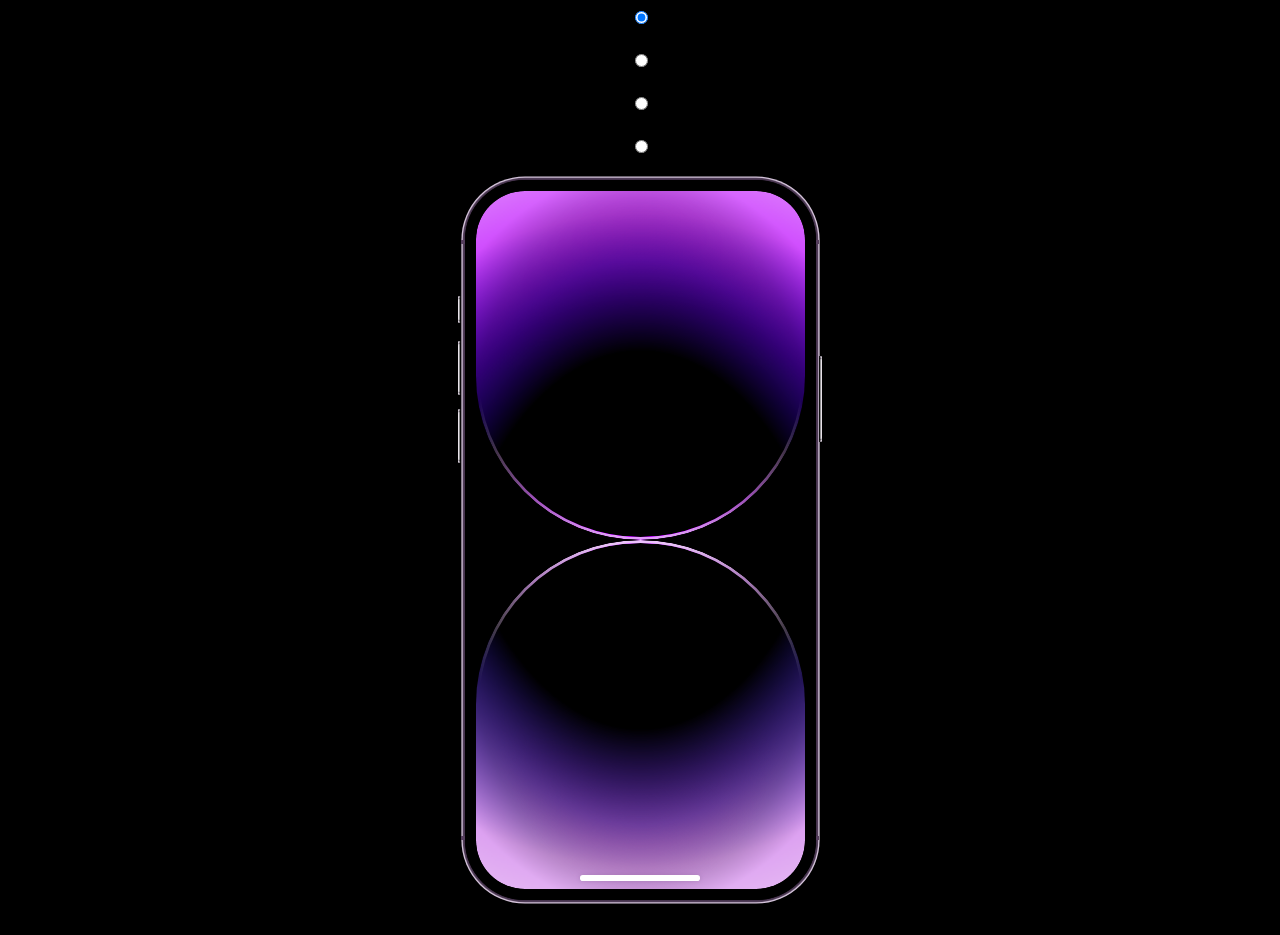
<file: index.html>
<!DOCTYPE html>
<html lang="en">
<head>
    <meta charset="UTF-8">
    <meta name="viewport" content="width=device-width, initial-scale=1.0">
    <link rel="stylesheet" href="style.css">
    <title>Iphone 14 Dynamic Island</title>
</head>
<body>
    <input type="radio" name="theme" id="deep-purple" checked>
    <input type="radio" name="theme" id="gold">
    <input type="radio" name="theme" id="space-black">
    <input type="radio" name="theme" id="silver">

    <div class="phone">
        <div class="buttons">
            <div class="left">
                <div class="button"></div>
                <div class="button"></div>
                <div class="button"></div>
            </div>
            <div class="right">
                <div class="button"></div>
            </div>
        </div>

        <div class="camera"></div>

        <div class="screen-container">
            <div class="bg">
                <div class="deep-purple">
                    <div class="section"><div class="glow"></div></div>
                    <div class="section"><div class="glow"></div></div>
                </div>

                <div class="gold">
                    <div class="section"><div class="glow"></div></div>
                    <div class="section"><div class="glow"></div></div>
                </div>

                <div class="space-black">
                    <div class="section"><div class="glow"></div></div>
                    <div class="section"><div class="glow"></div></div>
                </div>

                <div class="silver">
                    <div class="section"><div class="glow"></div></div>
                    <div class="section"><div class="glow"></div></div>
                </div>
            </div>
        </div>

        <div class="notch-container">
            <div class="notch">
                <div class="content">
                    <div class="left">
                        <div class="title"></div>
                        <div class="text"></div>
                    </div>
                    <div class="right">
                        <div class="bar">
                            <div class="duration"></div>
                        </div>
                    </div>
                </div>
            </div>
            <div class="notch-blur"></div>
        </div>
    </div>

    <div class="palette">
        <label for="deep-purple" class="swatch deep-purple-swatch"></label>
        <label for="gold" class="swatch gold-swatch"></label>
        <label for="space-black" class="swatch space-black-swatch"></label>
        <label for="silver" class="swatch silver-swatch"></label>
    </div>
</body>
</html>
</file>
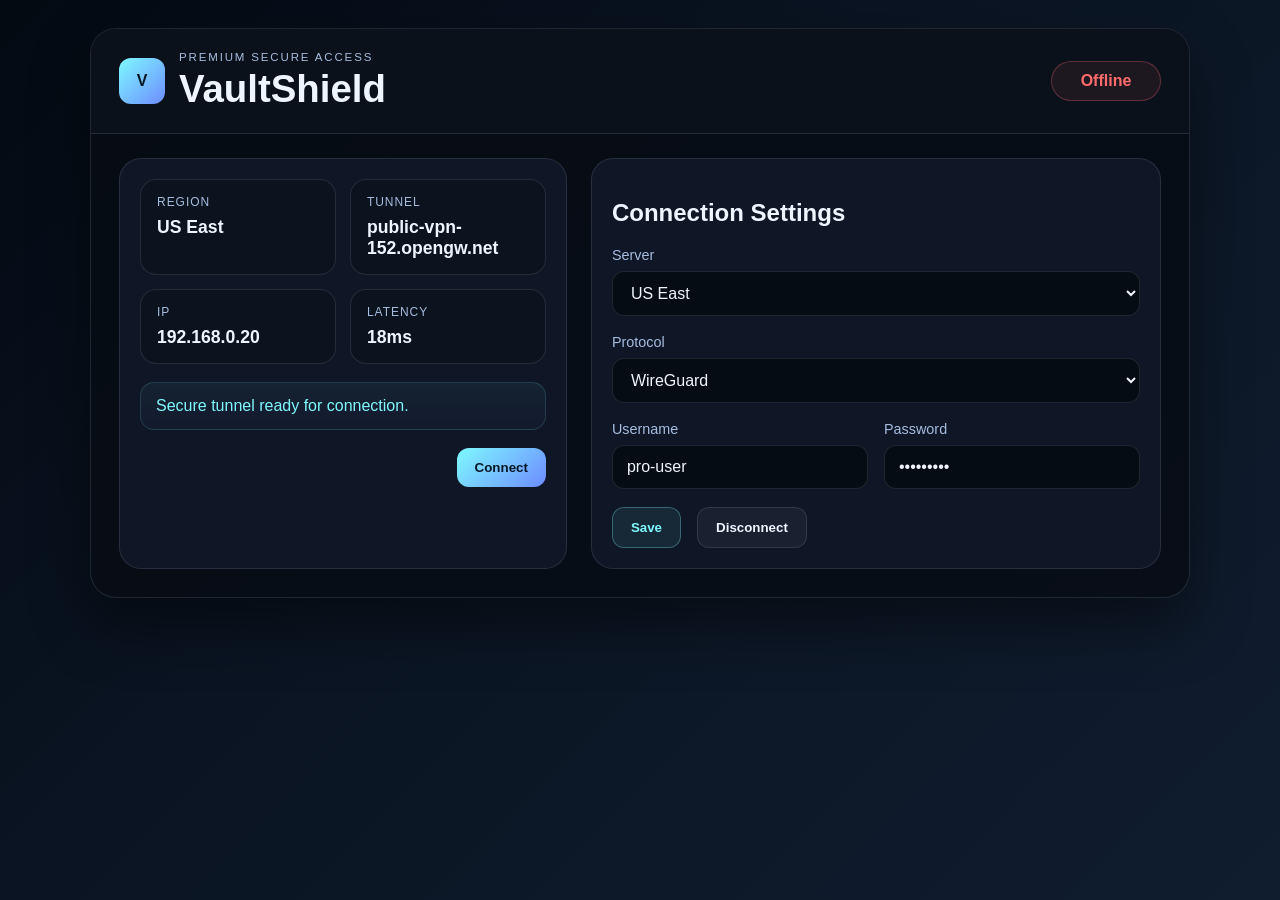
<file: ai writer/index.html>
<!DOCTYPE html>
<html lang="en">
  <head>
    <meta charset="UTF-8" />
    <meta name="viewport" content="width=device-width, initial-scale=1.0" />
    <title>NordVPN Style Dashboard</title>
    <style>
      :root {
        --bg-1: #070d16;
        --bg-2: #0c1725;
        --bg-3: #101a2b;
        --panel: rgba(17, 24, 39, 0.9);
        --card: rgba(12, 19, 31, 0.9);
        --line: rgba(148, 163, 184, 0.18);
        --text: #edf6ff;
        --muted: #a5bddf;
        --primary: #7ef9ff;
        --primary-2: #6d8cff;
        --success: #67f0c4;
        --danger: #ff6b6b;
      }

      * { box-sizing: border-box; }
      html, body { margin: 0; min-height: 100%; }
      body {
        font-family: Arial, Helvetica, sans-serif;
        background: linear-gradient(135deg, #020a12, #0a1422 40%, #101d2f);
        color: var(--text);
        display: flex; justify-content: center; align-items: center; padding: 28px;
      }

      .app-shell {
        width: min(1100px, 100%);
        background: rgba(8, 12, 20, 0.85);
        border: 1px solid var(--line);
        border-radius: 26px;
        overflow: hidden;
        box-shadow: 0 28px 60px rgba(0,0,0,0.45);
      }

      .topbar {
        display: flex; justify-content: space-between; align-items: center; gap: 20px; padding: 22px 28px; border-bottom: 1px solid var(--line); background: rgba(10, 18, 28, 0.9);
      }

      .brand { display: flex; align-items: center; gap: 14px; }
      .brand-mark {
        width: 46px; height: 46px; border-radius: 12px; display: grid; place-items: center; font-weight: 800; background: linear-gradient(135deg, var(--primary), var(--primary-2)); color: #071827;
      }
      .eyebrow { margin: 0 0 4px; color: var(--muted); font-size: 0.72rem; letter-spacing: 0.16em; text-transform: uppercase; }
      h1 { margin: 0; font-size: clamp(1.6rem, 3vw, 2.6rem); }

      .status-pill {
        display: inline-flex; align-items: center; justify-content: center; min-width: 110px; padding: 10px 16px; border-radius: 999px; font-weight: 700;
      }
      .status-pill.online { background: rgba(103, 240, 196, 0.12); border: 1px solid rgba(103, 240, 196, 0.32); color: var(--success); }
      .status-pill.offline { background: rgba(255, 107, 107, 0.08); border: 1px solid rgba(255, 107, 107, 0.3); color: var(--danger); }

      .content { display: grid; grid-template-columns: 1.1fr 1.4fr; gap: 24px; padding: 24px 28px 28px; }
      .panel { background: var(--panel); border: 1px solid var(--line); border-radius: 22px; padding: 20px; }
      .stats-grid { display: grid; grid-template-columns: 1fr 1fr; gap: 14px; margin-bottom: 18px; }
      .stat-card { background: var(--card); border: 1px solid var(--line); border-radius: 16px; padding: 15px 16px; }
      .stat-label { display: block; color: var(--muted); margin-bottom: 8px; font-size: 0.75rem; letter-spacing: 0.08em; text-transform: uppercase; }
      .stat-value { display: block; font-weight: 700; font-size: 1.1rem; }
      .tunnel-box {
        background: linear-gradient(180deg, rgba(124, 249, 255, 0.06), rgba(109, 140, 255, 0.04));
        border: 1px solid rgba(124, 249, 255, 0.15); border-radius: 14px; padding: 14px 15px; color: var(--primary);
      }
      .primary-btn, .secondary-btn, .ghost-btn { border: none; border-radius: 12px; padding: 12px 18px; font-weight: 700; cursor: pointer; }
      .primary-btn { background: linear-gradient(135deg, var(--primary), var(--primary-2)); color: #071827; }
      .secondary-btn { background: rgba(124,249,255,0.08); color: var(--primary); border: 1px solid rgba(124,249,255,0.3); }
      .ghost-btn { background: rgba(148,163,184,0.08); color: var(--text); border: 1px solid var(--line); }
      .button-row { display: flex; justify-content: flex-end; margin-top: 18px; }

      .settings-panel form { display: flex; flex-direction: column; gap: 18px; }
      .field-group { display: flex; flex-direction: column; gap: 8px; }
      .field-row { display: flex; gap: 16px; }
      .field-row.two > * { flex: 1; }
      label { color: var(--muted); font-size: 0.9rem; }
      input, select { background: rgba(7, 12, 20, 0.95); color: var(--text); border: 1px solid var(--line); border-radius: 12px; padding: 12px 14px; font-size: 1rem; }
      @media (max-width: 760px) { .content { grid-template-columns: 1fr; } .topbar { flex-direction: column; align-items: flex-start; } .stats-grid { grid-template-columns: 1fr 1fr; } .field-row.two { flex-direction: column; } }
    </style>
  </head>
  <body>
    <div class="app-shell">
      <header class="topbar">
        <div class="brand">
          <div class="brand-mark">V</div>
          <div>
            <p class="eyebrow">Premium secure access</p>
            <h1>VaultShield</h1>
          </div>
        </div>
        <div id="statusPill" class="status-pill offline">Offline</div>
      </header>

      <main class="content">
        <section class="panel">
          <div class="stats-grid">
            <div class="stat-card">
              <span class="stat-label">Region</span>
              <span id="regionLabel" class="stat-value">US East</span>
            </div>
            <div class="stat-card">
              <span class="stat-label">Tunnel</span>
              <span id="tunnelCode" class="stat-value">public-vpn-152.opengw.net</span>
            </div>
            <div class="stat-card">
              <span class="stat-label">IP</span>
              <span id="ipLabel" class="stat-value">192.168.0.20</span>
            </div>
            <div class="stat-card">
              <span class="stat-label">Latency</span>
              <span id="latencyLabel" class="stat-value">18ms</span>
            </div>
          </div>

          <div class="tunnel-box" id="tunnelBox">Secure tunnel ready for connection.</div>

          <div class="button-row" style="margin-top: 18px;">
            <button id="toggleConnection" class="primary-btn">Connect</button>
          </div>
        </section>

        <section class="panel settings-panel">
          <h2>Connection Settings</h2>
          <form id="vpnForm">
            <div class="field-group">
              <label for="serverSelect">Server</label>
              <select id="serverSelect">
                <option value="US East" data-code="public-vpn-152.opengw.net" selected>US East</option>
                <option value="US West" data-code="public-vpn-211.opengw.net">US West</option>
                <option value="Europe" data-code="public-vpn-304.opengw.net">Europe</option>
                <option value="Asia" data-code="public-vpn-441.opengw.net">Asia</option>
              </select>
            </div>

            <div class="field-group">
              <label for="protocolSelect">Protocol</label>
              <select id="protocolSelect">
                <option value="WireGuard" data-encryption="AES-256-GCM + ChaCha20-Poly1305" selected>WireGuard</option>
                <option value="OpenVPN" data-encryption="AES-256-CBC + SHA-256">OpenVPN</option>
                <option value="IKEv2" data-encryption="AES-256-GCM + SHA-384">IKEv2</option>
              </select>
            </div>

            <div class="field-row two">
              <div class="field-group">
                <label for="usernameInput">Username</label>
                <input id="usernameInput" type="text" value="pro-user" />
              </div>
              <div class="field-group">
                <label for="passwordInput">Password</label>
                <input id="passwordInput" type="password" value="vault2026" />
              </div>
            </div>

            <div class="field-row actions">
              <button type="button" id="saveSettings" class="secondary-btn">Save</button>
              <button type="button" id="disconnectBtn" class="ghost-btn">Disconnect</button>
            </div>
          </form>
        </section>
      </main>
    </div>

    <script>
      const connectBtn = document.getElementById('toggleConnection');
      const disconnectBtn = document.getElementById('disconnectBtn');
      const saveBtn = document.getElementById('saveSettings');
      const statusPill = document.getElementById('statusPill');
      const regionLabel = document.getElementById('regionLabel');
      const tunnelCode = document.getElementById('tunnelCode');
      const ipLabel = document.getElementById('ipLabel');
      const latencyLabel = document.getElementById('latencyLabel');
      const tunnelBox = document.getElementById('tunnelBox');
      const serverSelect = document.getElementById('serverSelect');
      const protocolSelect = document.getElementById('protocolSelect');
      const usernameInput = document.getElementById('usernameInput');
      const passwordInput = document.getElementById('passwordInput');

      const latencyMap = { 'US East': '18ms', 'US West': '22ms', Europe: '29ms', Asia: '41ms' };

      function setStatus(connected) {
        statusPill.textContent = connected ? 'Online' : 'Offline';
        statusPill.classList.toggle('online', connected);
        statusPill.classList.toggle('offline', !connected);
        connectBtn.textContent = connected ? 'Disconnect' : 'Connect';
        tunnelBox.textContent = connected ? 'Secure tunnel active. No leaks detected.' : 'Secure tunnel ready for connection.';
      }

      function updateConnectionInfo() {
        const region = serverSelect.value;
        const code = serverSelect.selectedOptions[0].dataset.code || 'public-vpn-152.opengw.net';
        const protocol = protocolSelect.value;

        regionLabel.textContent = region;
        tunnelCode.textContent = code;
        latencyLabel.textContent = latencyMap[region] || '24ms';

        if (statusPill.textContent === 'Online') {
          ipLabel.textContent = '10.8.' + (Math.floor(Math.random() * 9) + 1) + '.' + (Math.floor(Math.random() * 80) + 10);
          tunnelBox.textContent = protocol + ' tunnel active • no leaks detected';
        } else {
          ipLabel.textContent = '192.168.0.20';
          tunnelBox.textContent = 'Secure tunnel ready for connection.';
        }
      }

      connectBtn.addEventListener('click', () => {
        const online = statusPill.textContent === 'Online';
        setStatus(!online);
        updateConnectionInfo();
      });

      disconnectBtn.addEventListener('click', () => {
        setStatus(false);
        ipLabel.textContent = '192.168.0.20';
        tunnelBox.textContent = 'Secure tunnel ready for connection.';
      });

      saveBtn.addEventListener('click', () => {
        const user = usernameInput.value.trim() || 'pro-user';
        const pass = passwordInput.value.trim() || 'vault2026';
        console.log('VaultShield saved config:', {
          user,
          pass,
          region: serverSelect.value,
          code: serverSelect.selectedOptions[0].dataset.code,
          protocol: protocolSelect.value,
          encryption: protocolSelect.selectedOptions[0].dataset.encryption
        });
        if (statusPill.textContent === 'Online') updateConnectionInfo();
      });

      serverSelect.addEventListener('change', updateConnectionInfo);
      protocolSelect.addEventListener('change', updateConnectionInfo);
      setStatus(false);
      updateConnectionInfo();
    </script>
  </body>
</html>
</file>
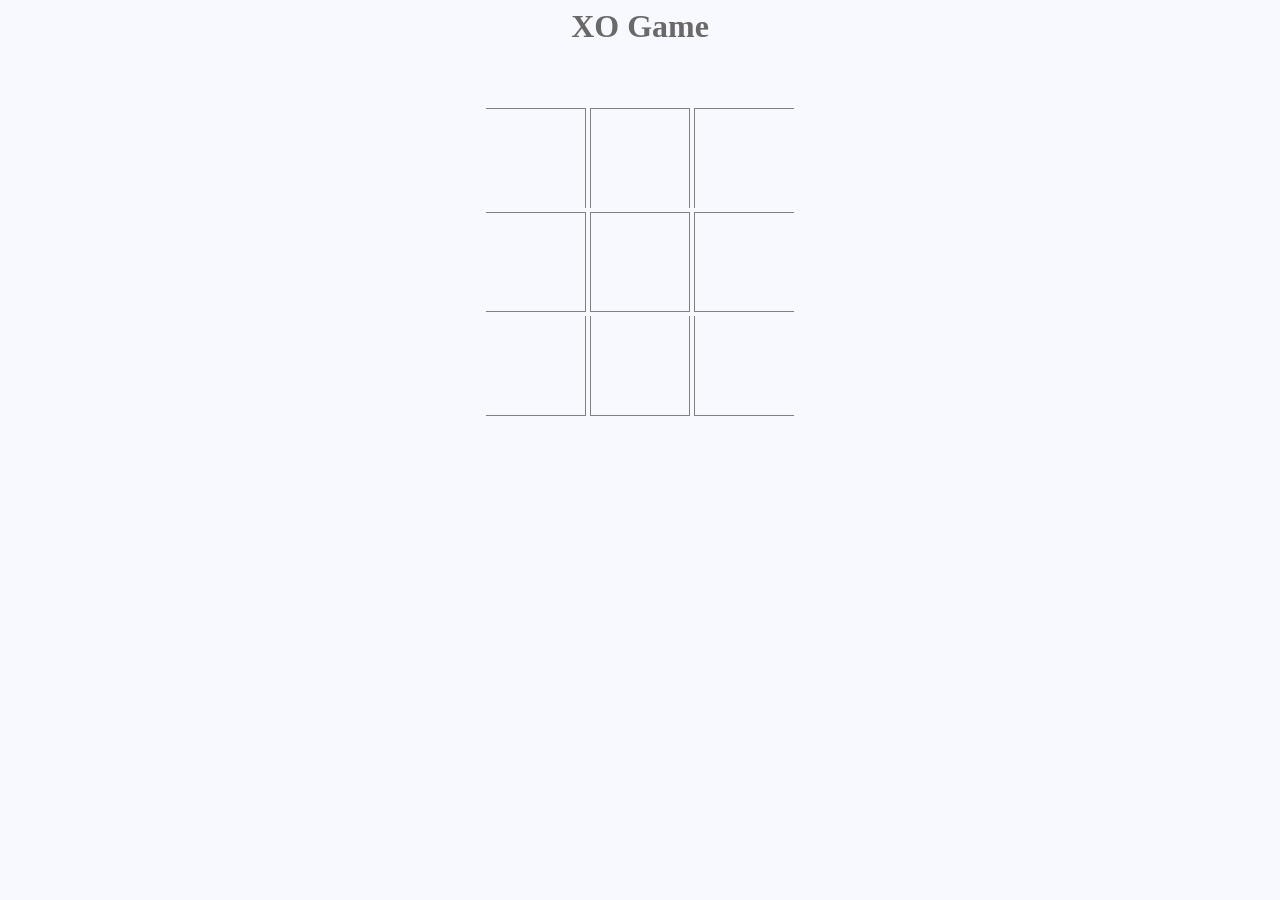
<file: XO game/index.html>
<html lang="en">
<head>
    <meta charset="UTF-8">
    <meta name="viewport" content="width=device-width, initial-scale=1.0">
    <link rel="stylesheet" href="style.css">
    <title>XO Game</title>
</head>
<body>
    <h1>XO Game</h1>
    <div class="container">
        <div class="block">
            <div class="box top Left" id="box1">
                <span data-palyer="none" onclick="play(this)">&nbsp;</span>
            </div>
            <div class="box top" id="box2">
                <span data-palyer="none" onclick="play(this)">&nbsp;</span>
            </div>
            <div class="box top right" id="box3">
                <span data-palyer="none" onclick="play(this)">&nbsp;</span>
            </div>
        </div>
        <div class="block">
            <div class="box Left" id="box4">
                <span data-palyer="none" onclick="play(this)">&nbsp;</span>
            </div>
            <div class="box" id="box5">
                <span data-palyer="none" onclick="play(this)">&nbsp;</span>
            </div>
            <div class="box right" id="box6">
                <span data-palyer="none" onclick="play(this)">&nbsp;</span>
            </div>
        </div>
        <div class="block">
            <div class="box bottom Left" id="box7">
                <span data-palyer="none" onclick="play(this)">&nbsp;</span>
            </div>
            <div class="box bottom" id="box8">
                <span data-palyer="none" onclick="play(this)">&nbsp;</span>
            </div>
            <div class="box bottom right" id="box9">
                <span data-palyer="none" onclick="play(this)">&nbsp;</span>
            </div>
        </div>
    </div>
</body>
</html>
</file>
<file: style.css>
@charset "UTF-8";
@import url('https://fonts.googleapis.com/css2?family=Inter:ital,opsz,wght@0,14..32,100..900;1,14..32,100..900&display=swap');

:root{
    --size: max(5px, 1vmin);
    --height: 80em;
    --pad: 1.25em;
    --border-radius: 6.666em;
    --gutter: calc(var(--pad) * 2);
    --button-width: 0.333em;
    --notch-weight: 3.33em;
    --notch-width: 33.3%;
    --notch-radius: calc(var(--border-radius) - (var(--pad) * 2));
    --notch-duration: 0.333s;
    --ease: cubic-bezier(.666, 0, .4, 1);
    --ease-spring: cubic-bezier(.666, 0, .4, 1.2);
    --ease-out: cubic-bezier(.15, 0, .333, 1);
    --border-width: 0.4em;
    --deep-purple: 284;
    --gold: 30;
    --space-black: 215;
    --silver: 254;
    --c-h: var(--deep-purple);
    --c-s: 100%;
    --c-l: 50%;


}

@-webkit-keyframes appear{
    to{
        transform: scale3d(1, 1, 1);
        opacity: 1;
    }
}
@keyframes appear{
    to{
        transform: scale3d(1, 1, 1);
        opacity: 1;
    }
}

@keyframes bobNotch{
    0% {
        transform: translateX(-50%) translateY(0);
    }
    50% {
        transform: translateX(-50%) translateY(-6px);
    }
    100% {
        transform: translateX(-50%) translateY(4px);
    }
}

@keyframes glowDrift{
    0% {
        transform: translateY(0) scale(1);
    }
    100% {
        transform: translateY(-8px) scale(1.08);
    }
}

body{
    background: #000000;
    display: flex;
    flex-direction: column;
    gap: 3em;
    align-items: center;
    justify-content: center;
    min-height: 100vh;
    font-family: 'Inter';
    font-size: var(--size);

}

.phone{
    position: relative;
    z-index: 1;
    aspect-ratio: 37/76;
    background: rgb(0, 0, 0);
    height: var(--height);
    border-radius: var(--border-radius);
    box-shadow: 0 0 0.1em 0.25em hsl(var(--c-h), 20%, 25%), 0 0 0 var(--border-width) hsl(var(--c-h), 30%, 85%);
    box-sizing: border-box;
    opacity: 0;
    transform: scale3d(1.1, 1.1, 1);
    -webkit-animation: appear 1s var(--ease-out) forwards;
    animation: appear 1s var(--ease-out) forwards; 
    -webkit-backface-visibility: hidden;
    backface-visibility: hidden;
}

.phone::before{
    content: "";
    position: absolute;
    top: var(--border-radius);
    right: calc(var(--border-width)* -1);
    bottom: calc(var(--border-radius));
    left: calc(var(--border-width)* -1);
    border: 0.5em solid hsl(var(--c-h), 20%, 30%);
    border-left-width: 0;
    border-right-width: 0;
}

.buttons{
    position: absolute;
    inset: calc(var(--border-width) * -1);
    pointer-events: none;
}

.buttons .left, .buttons .right{
    position: absolute;
    width: var(--button-width);
    display: flex;
    flex-direction: column;
    align-items: stretch;
    gap: 1.5em;
}

.buttons .left{
    right: 100%;
    top: calc(var(--border-radius) * 2);
}

.buttons .left .button:nth-child(1){
    height: 3em;
    margin-bottom: 0.5em;
}

.buttons .right{
    left: 100%;
    transform: scale3d(-1, 1, 1);
    top: calc(var(--border-radius) * 3);
}

.buttons .right .button{
    height:9.5em;
}

.buttons .button{
    background: hsl(var(--c-h), 20%, 95%);
    height: 6em;
    box-shadow: inset -0.15em 0 0.1em rgb(0, 0, 0), inset 0 0 0.1em hsl(var(--c-h), 30%, 90%), inset 0 0.2em 0.1em hsl(var(--c-h), 30%, 90%), inset 0 -0.2em 0.1em hsl(var(--c-h), 30%, 90%), inset -0.1em 0.333em 0.1em rgba(0, 0, 0, 0.5), inset -0.1em -0.333em 0.1em rgba(0, 0, 0, 0.5);
    border-top-left-radius: 0.2em;
    border-bottom-left-radius: 0.2em;
}

.screen-container{
    position: absolute;
    inset: 0;
    border-radius: var(--border-radius);
    border: var(--pad) solid black;
    display: flex;
    flex-direction: column;
    align-items: center;
    gap: calc(var(--pad) * 2);
}

.screen-container::before{
    content: "";
    position: absolute;
    z-index: 2;
    background: white;
    width: 36.6%;
    bottom: calc(var(--pad) * 0.75);
    height: calc(var(--pad) * 0.5);
    border-radius: calc(var(--pad) * 0.25);
    filter: drop-shadow(0 0.1em 0.25em rgba(0, 0, 0, 0.1));

}

.bg{
    position: absolute;
    inset: 0;
    background: black;
    border-radius: calc(var(--border-radius) - var(--pad));
    overflow: hidden;
}

.bg>*{
    position: absolute;
    inset: 0;
    display: flex;
    flex-direction: column;
    opacity: 0;
    transition: opacity 1s var(--ease-out) 0.5;
}

#deep-purple:checked ~ .phone .bg .deep-purple,
#gold:checked ~ .phone .bg .gold,
#space-black:checked ~ .phone .bg .space-black,
#silver:checked ~ .phone .bg .silver {
    opacity: 1;
    z-index: 1;
}

.bg .deep-purple,
.bg .gold,
.bg .space-black,
.bg .silver {
    background: rgba(0, 0, 0, 0.4);
}

.bg .section{
    --g-h: var(--c-h);
    --g-s: var(--c-s);
    --g-l: var(--c-l);
    flex-grow: 1;
    position: relative;
    overflow: hidden;
    border-radius: calc(var(--border-radius) - var(--pad));
    border-bottom-left-radius: 20em;
    border-bottom-right-radius: 20em;
}

.bg .section::before{
    content: "";
    position: absolute;
    inset: 0;
    border-radius: inherit;
    background: radial-gradient(85% 125% at 50% 140%, black 66.6%, transparent), radial-gradient(120% 120% at 50% 145%, hsl(calc(var(--g-h) - 45), 100%, 50%) 50%, transparent), radial-gradient(150% 100% at 50% 80%, transparent 35%, hsl(calc(var(--g-h) + 50), 100%, 99%));
    background-color: hsl(var(--g-h), var(--g-s), var(--g-l));
    transform: scale3d(1.1, 1.25, 1);
    transform-origin: bottom;
    transition: transform 1s var(--ease-out) 0.5s;
}

.bg .section:after{
    content: "";
    position: absolute;
    inset: 0;
    border: var(--border-width) solid rgba(255, 255, 255, 0.8);
    border-radius: inherit;
    filter: blur(0.05em);
    -webkit-mask-image: radial-gradient(100% 100% at 50% 70%, black 30%, transparent 50%);
    mask-image: radial-gradient(100% 100% at 50% 70%, black 30%, transparent 50%);
}

.bg .section .glow{
    position: absolute;
    inset: 0;
    border-radius: inherit;
    mix-blend-mode: overlay;
    z-index: 1;
    background: radial-gradient(80% 150% at 50% 100%, hsl(var(--g-h), 100%, var(--g-l)), transparent 70%);


}

.bg .section:last-of-type{
    --g-h: calc(var(--c-h) - var(--g-hue-ajust, 0));
    --g-s: calc(var(--c-s) - 25%);
    --g-l: calc(var(--c-l) + 20%);
    transform: scale3d(1, -1, 1) translateZ(1px);
    

}
</file>
<file: XO game/style.css>
body{
    background: ghostwhite;
    color: dimgray;
    font-family: serif;
    text-align: center;
}

h1{
    font-size: 2rem;
}

.container{
    margin: 5% auto;
    border-radius: 5px;
    text-align: center;
}

.box{
    display: inline-block;
    border: 1px solid gray;
    width: 100px;
    height: 100px;
    text-align: center;
    box-sizing: border-box;
    padding: 0;
}

span{
    position: absolute;
    font-size: 75px;
    font-family: sans-serif;
    text-align: center;
    height: 75px;
    width: 75px;
    padding: 0;
    margin: 5px;
    margin-left: -35px;
}

.top{
    border-bottom: none;
}

.bottom{
    border-top: none;
}

.left{
    border-left: none;
}

.right{
    border-right: none;
}
</file>
